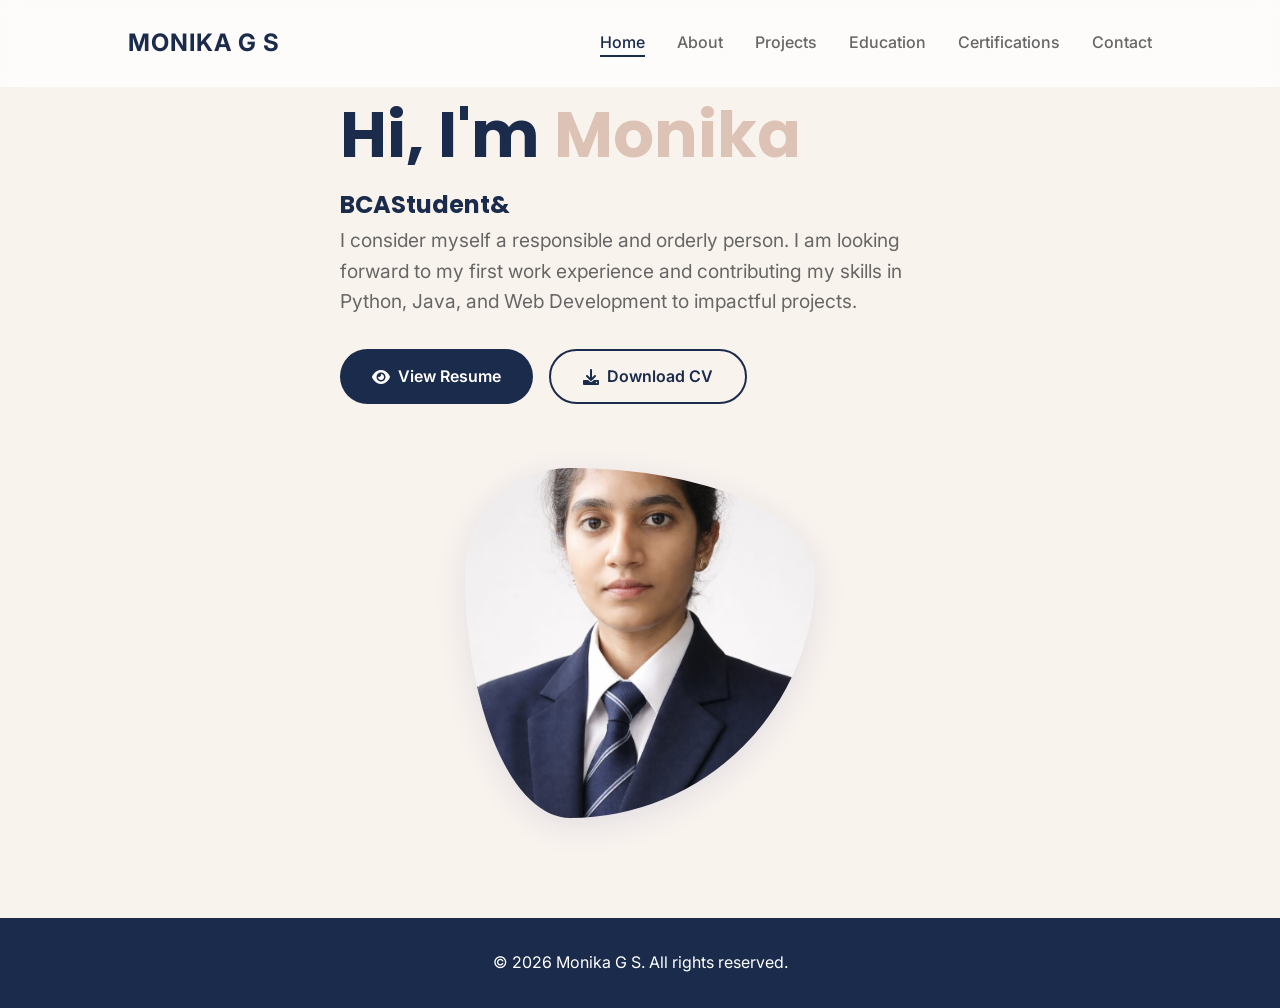
<file: index.html>
<!DOCTYPE html>
<html lang="en">
<head>
    <meta charset="UTF-8">
    <meta name="viewport" content="width=device-width, initial-scale=1.0">
    <title>Monika G S | Portfolio</title>
    <meta name="description" content="Professional portfolio of Monika G S, a BCA student and aspiring developer.">
    <link rel="stylesheet" href="css/style.css">
    <link rel="stylesheet" href="https://cdnjs.cloudflare.com/ajax/libs/font-awesome/6.0.0/css/all.min.css">
</head>
<body>
    <nav>
        <div class="logo">MONIKA G S</div>
        <ul class="nav-links">
            <li><a href="index.html" class="active">Home</a></li>
            <li><a href="about.html">About</a></li>
            <li><a href="projects.html">Projects</a></li>
            <li><a href="education.html">Education</a></li>
            <li><a href="certifications.html">Certifications</a></li>
            <li><a href="contact.html">Contact</a></li>
        </ul>
    </nav>

    <main class="container">
        <section class="hero">
            <div class="hero-content">
                <h1 class="reveal">Hi, I'm <span style="color: var(--primary-color)">Monika</span></h1>
                <h2 class="reveal" id="typewriter">BCA Student & Aspiring Developer</h2>
                <p class="reveal">I consider myself a responsible and orderly person. I am looking forward to my first work experience and contributing my skills in Python, Java, and Web Development to impactful projects.</p>
                <div class="btn-group reveal">
                    <a href="assets/moni.resume.jpeg" class="btn btn-primary" target="_blank">
                        <i class="fas fa-eye"></i> View Resume
                    </a>
                    <a href="assets/moni.resume.jpeg" download="Monika_GS_Resume.jpeg" class="btn btn-secondary">
                        <i class="fas fa-download"></i> Download CV
                    </a>
                </div>
            </div>
            <div class="hero-image reveal">
                <img src="assets/moni.image.jpeg" alt="Monika G S">
            </div>
        </section>
    </main>

    <footer>
        <p>&copy; 2026 Monika G S. All rights reserved.</p>
    </footer>

    <script src="js/main.js"></script>
</body>
</html>
</file>
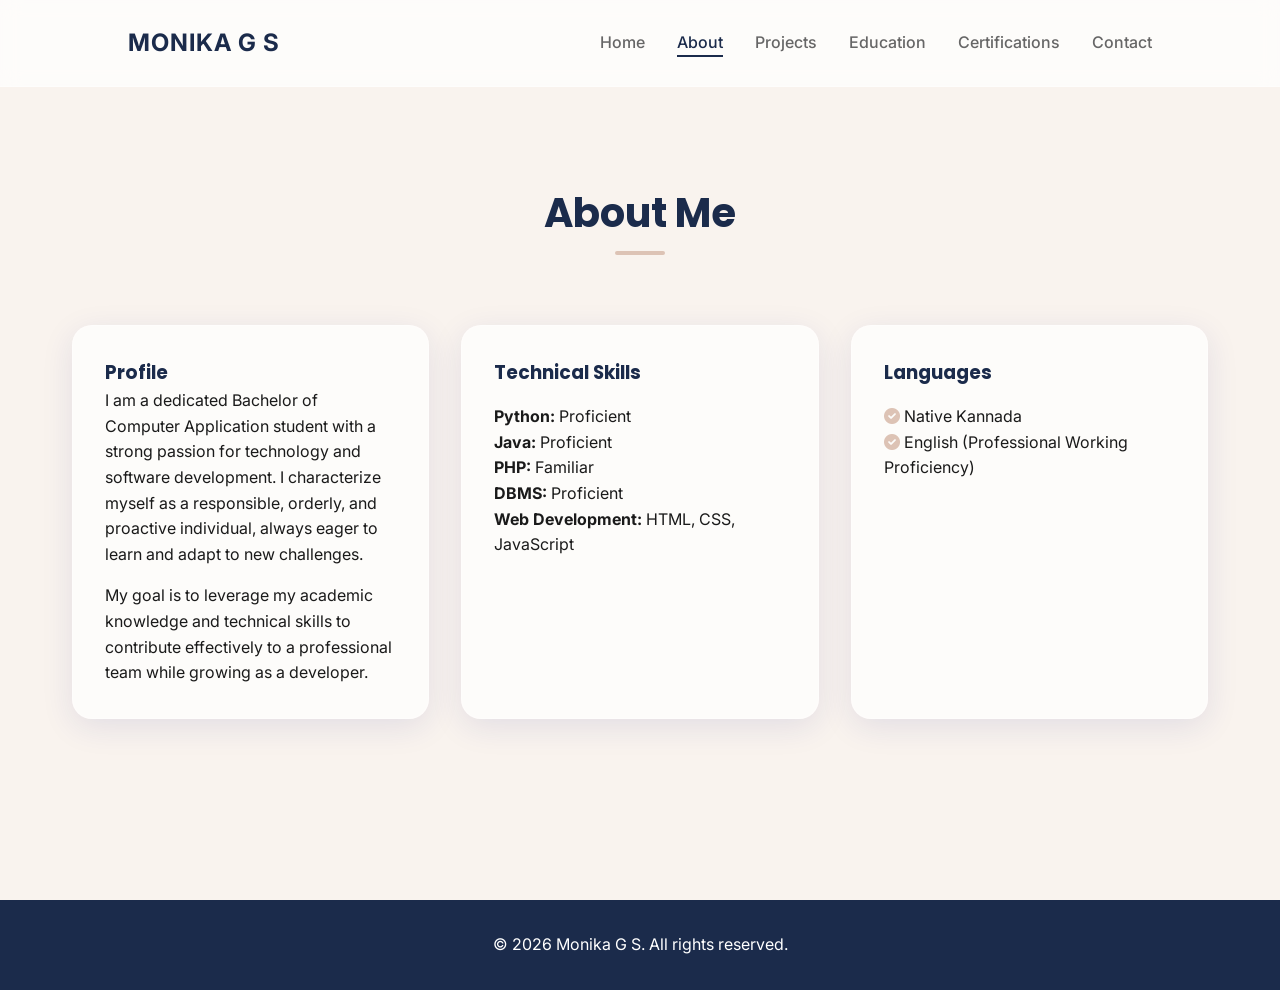
<file: about.html>
<!DOCTYPE html>
<html lang="en">
<head>
    <meta charset="UTF-8">
    <meta name="viewport" content="width=device-width, initial-scale=1.0">
    <title>About Me | Monika G S</title>
    <link rel="stylesheet" href="css/style.css">
    <link rel="stylesheet" href="https://cdnjs.cloudflare.com/ajax/libs/font-awesome/6.0.0/css/all.min.css">
</head>
<body>
    <nav>
        <div class="logo">MONIKA G S</div>
        <ul class="nav-links">
            <li><a href="index.html">Home</a></li>
            <li><a href="about.html" class="active">About</a></li>
            <li><a href="projects.html">Projects</a></li>
            <li><a href="education.html">Education</a></li>
            <li><a href="certifications.html">Certifications</a></li>
            <li><a href="contact.html">Contact</a></li>
        </ul>
    </nav>

    <main class="container">
        <section>
            <div class="page-header reveal">
                <h2>About Me</h2>
            </div>
            
            <div class="grid">
                <div class="card reveal">
                    <h3>Profile</h3>
                    <p>I am a dedicated Bachelor of Computer Application student with a strong passion for technology and software development. I characterize myself as a responsible, orderly, and proactive individual, always eager to learn and adapt to new challenges.</p>
                    <p style="margin-top: 1rem;">My goal is to leverage my academic knowledge and technical skills to contribute effectively to a professional team while growing as a developer.</p>
                </div>
                
                <div class="card reveal">
                    <h3>Technical Skills</h3>
                    <div class="skill-list" style="margin-top: 1rem;">
                        <p><strong>Python:</strong> Proficient</p>
                        <p><strong>Java:</strong> Proficient</p>
                        <p><strong>PHP:</strong> Familiar</p>
                        <p><strong>DBMS:</strong> Proficient</p>
                        <p><strong>Web Development:</strong> HTML, CSS, JavaScript</p>
                    </div>
                </div>

                <div class="card reveal">
                    <h3>Languages</h3>
                    <div style="margin-top: 1rem;">
                        <p><i class="fas fa-check-circle" style="color: var(--primary-color)"></i> Native Kannada</p>
                        <p><i class="fas fa-check-circle" style="color: var(--primary-color)"></i> English (Professional Working Proficiency)</p>
                    </div>
                </div>
            </div>
        </section>
    </main>

    <footer>
        <p>&copy; 2026 Monika G S. All rights reserved.</p>
    </footer>

    <script src="js/main.js"></script>
</body>
</html>
</file>
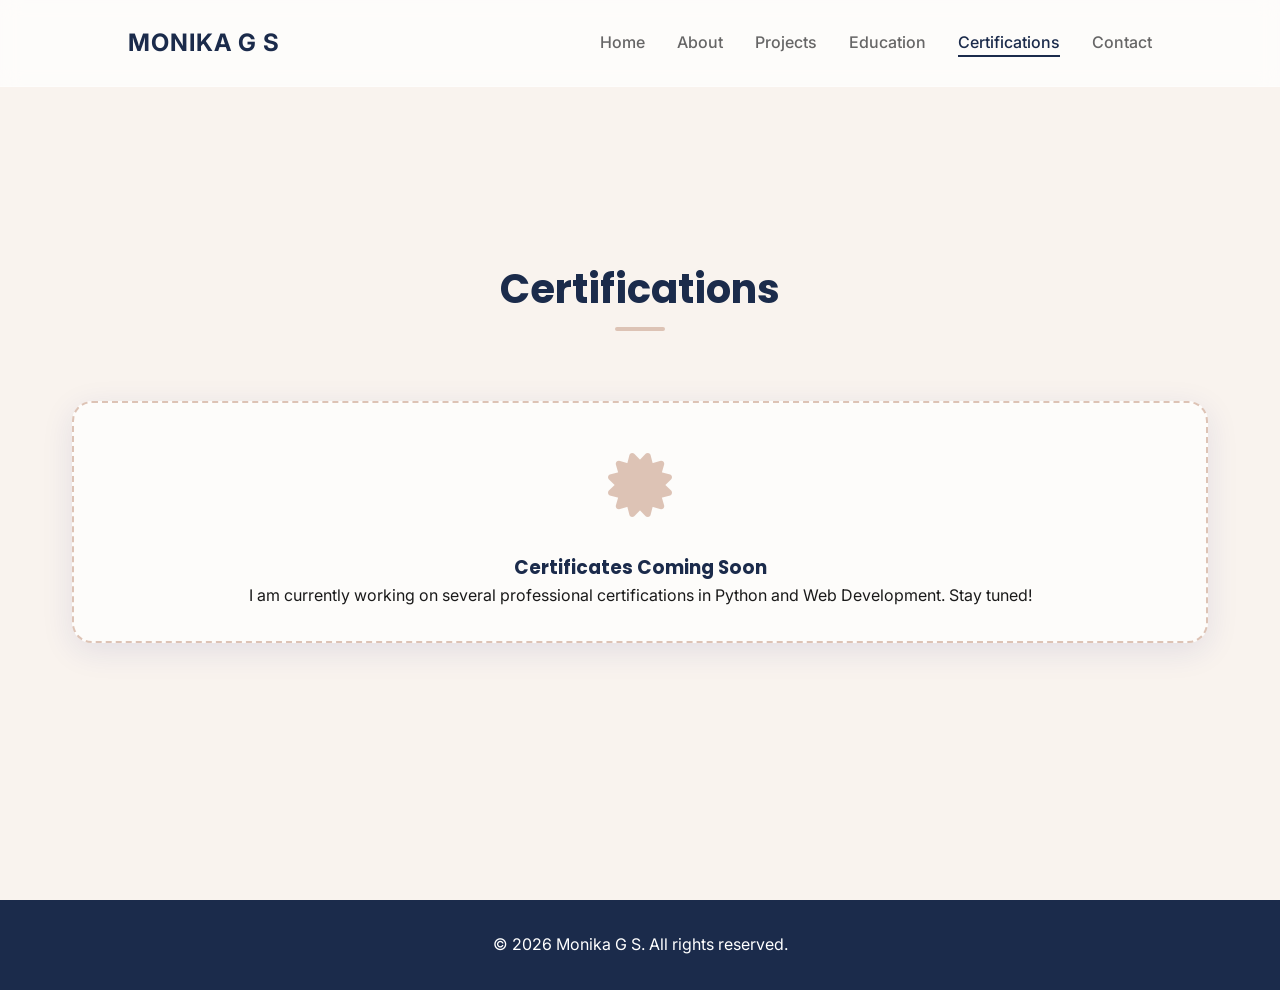
<file: certifications.html>
<!DOCTYPE html>
<html lang="en">
<head>
    <meta charset="UTF-8">
    <meta name="viewport" content="width=device-width, initial-scale=1.0">
    <title>Certifications | Monika G S</title>
    <link rel="stylesheet" href="css/style.css">
    <link rel="stylesheet" href="https://cdnjs.cloudflare.com/ajax/libs/font-awesome/6.0.0/css/all.min.css">
</head>
<body>
    <nav>
        <div class="logo">MONIKA G S</div>
        <ul class="nav-links">
            <li><a href="index.html">Home</a></li>
            <li><a href="about.html">About</a></li>
            <li><a href="projects.html">Projects</a></li>
            <li><a href="education.html">Education</a></li>
            <li><a href="certifications.html" class="active">Certifications</a></li>
            <li><a href="contact.html">Contact</a></li>
        </ul>
    </nav>

    <main class="container">
        <section>
            <div class="page-header reveal">
                <h2>Certifications</h2>
            </div>
            
            <div class="grid">
                <div class="card reveal" style="text-align: center; border: 2px dashed var(--primary-color);">
                    <div style="font-size: 4rem; color: var(--primary-color); margin-bottom: 1rem;">
                        <i class="fas fa-certificate"></i>
                    </div>
                    <h3>Certificates Coming Soon</h3>
                    <p>I am currently working on several professional certifications in Python and Web Development. Stay tuned!</p>
                </div>
            </div>
        </section>
    </main>

    <footer>
        <p>&copy; 2026 Monika G S. All rights reserved.</p>
    </footer>

    <script src="js/main.js"></script>
</body>
</html>
</file>
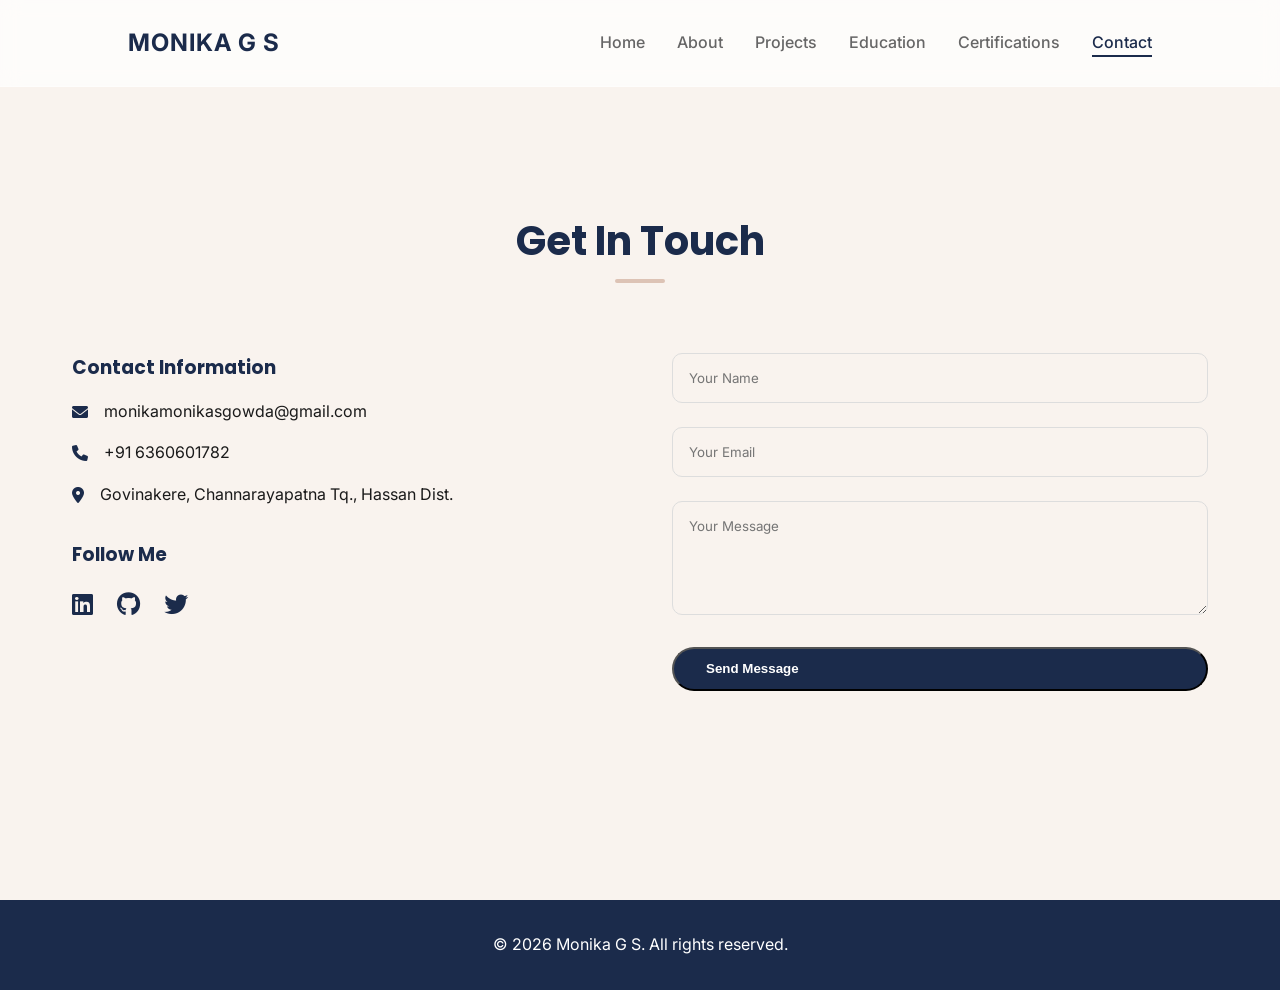
<file: contact.html>
<!DOCTYPE html>
<html lang="en">
<head>
    <meta charset="UTF-8">
    <meta name="viewport" content="width=device-width, initial-scale=1.0">
    <title>Contact | Monika G S</title>
    <link rel="stylesheet" href="css/style.css">
    <link rel="stylesheet" href="https://cdnjs.cloudflare.com/ajax/libs/font-awesome/6.0.0/css/all.min.css">
</head>
<body>
    <nav>
        <div class="logo">MONIKA G S</div>
        <ul class="nav-links">
            <li><a href="index.html">Home</a></li>
            <li><a href="about.html">About</a></li>
            <li><a href="projects.html">Projects</a></li>
            <li><a href="education.html">Education</a></li>
            <li><a href="certifications.html">Certifications</a></li>
            <li><a href="contact.html" class="active">Contact</a></li>
        </ul>
    </nav>

    <main class="container">
        <section>
            <div class="page-header reveal">
                <h2>Get In Touch</h2>
            </div>
            
            <div class="contact-container reveal">
                <div class="contact-info">
                    <h3>Contact Information</h3>
                    <p><i class="fas fa-envelope" style="color: var(--accent-color)"></i> monikamonikasgowda@gmail.com</p>
                    <p><i class="fas fa-phone" style="color: var(--accent-color)"></i> +91 6360601782</p>
                    <p><i class="fas fa-location-dot" style="color: var(--accent-color)"></i> Govinakere, Channarayapatna Tq., Hassan Dist.</p>
                    
                    <div style="margin-top: 2rem;">
                        <h3>Follow Me</h3>
                        <div style="display: flex; gap: 1.5rem; font-size: 1.5rem; margin-top: 1rem;">
                            <a href="#" style="color: var(--accent-color)"><i class="fab fa-linkedin"></i></a>
                            <a href="#" style="color: var(--accent-color)"><i class="fab fa-github"></i></a>
                            <a href="#" style="color: var(--accent-color)"><i class="fab fa-twitter"></i></a>
                        </div>
                    </div>
                </div>

                <form class="contact-form">
                    <div class="form-group">
                        <input type="text" placeholder="Your Name" required>
                    </div>
                    <div class="form-group">
                        <input type="email" placeholder="Your Email" required>
                    </div>
                    <div class="form-group">
                        <textarea rows="5" placeholder="Your Message" required></textarea>
                    </div>
                    <button type="submit" class="btn btn-primary">Send Message</button>
                </form>
            </div>
        </section>
    </main>

    <footer>
        <p>&copy; 2026 Monika G S. All rights reserved.</p>
    </footer>

    <script src="js/main.js"></script>
</body>
</html>
</file>
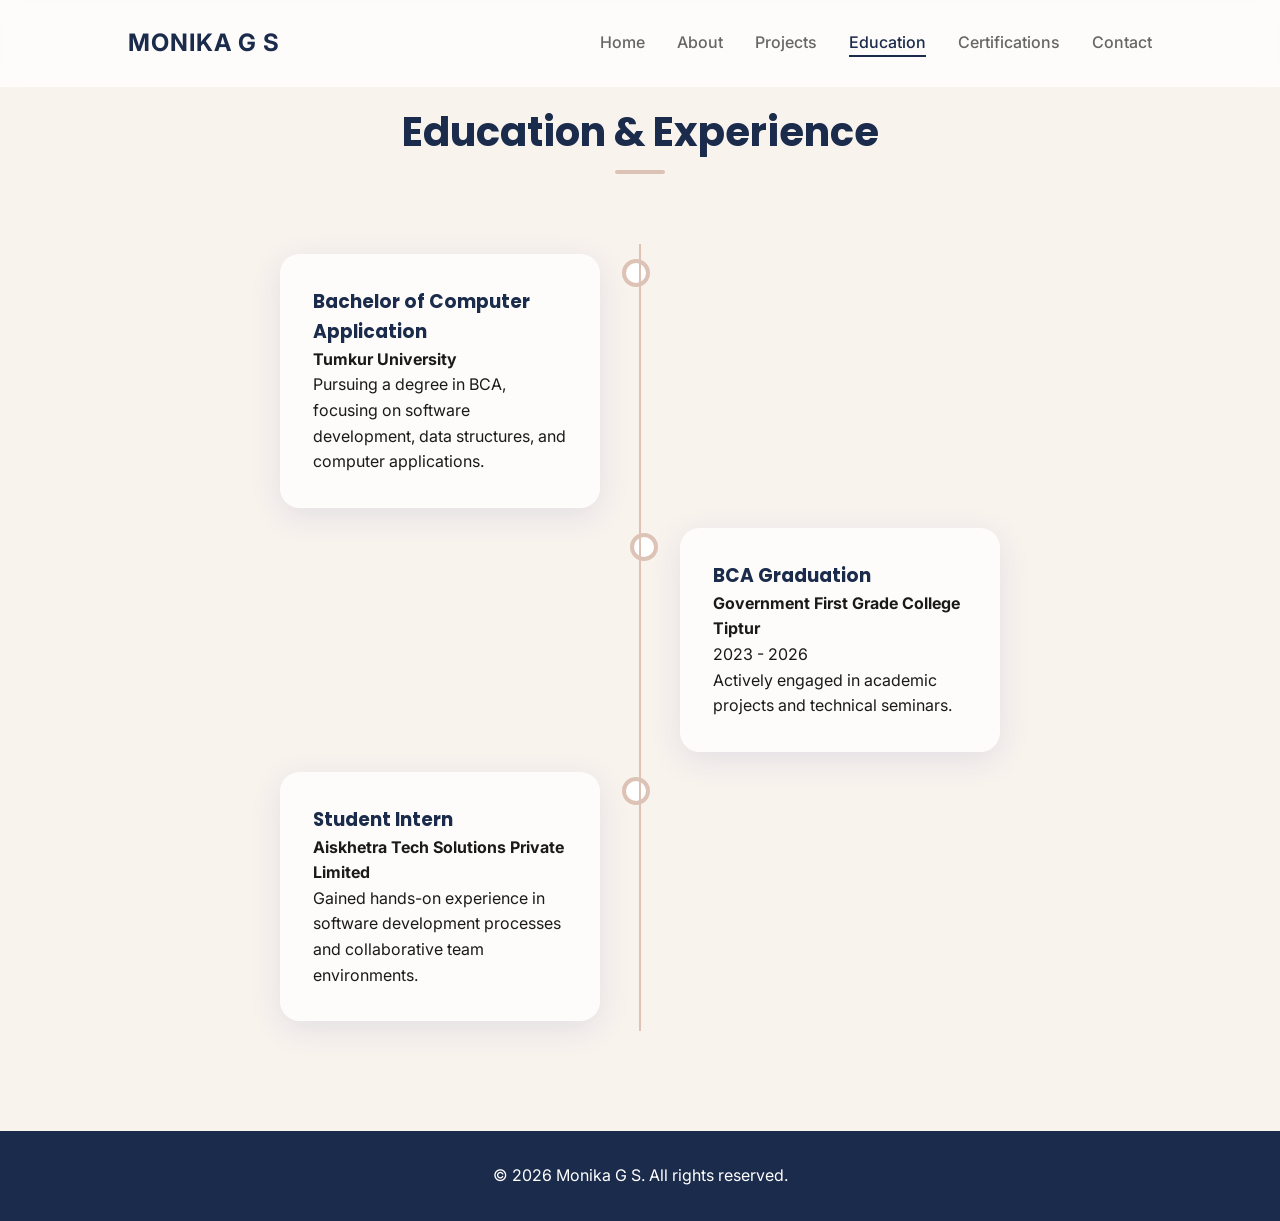
<file: education.html>
<!DOCTYPE html>
<html lang="en">
<head>
    <meta charset="UTF-8">
    <meta name="viewport" content="width=device-width, initial-scale=1.0">
    <title>Education | Monika G S</title>
    <link rel="stylesheet" href="css/style.css">
    <link rel="stylesheet" href="https://cdnjs.cloudflare.com/ajax/libs/font-awesome/6.0.0/css/all.min.css">
</head>
<body>
    <nav>
        <div class="logo">MONIKA G S</div>
        <ul class="nav-links">
            <li><a href="index.html">Home</a></li>
            <li><a href="about.html">About</a></li>
            <li><a href="projects.html">Projects</a></li>
            <li><a href="education.html" class="active">Education</a></li>
            <li><a href="certifications.html">Certifications</a></li>
            <li><a href="contact.html">Contact</a></li>
        </ul>
    </nav>

    <main class="container">
        <section>
            <div class="page-header reveal">
                <h2>Education & Experience</h2>
            </div>
            
            <div class="timeline">
                <div class="timeline-item left reveal">
                    <div class="card">
                        <h3>Bachelor of Computer Application</h3>
                        <p><strong>Tumkur University</strong></p>
                        <p>Pursuing a degree in BCA, focusing on software development, data structures, and computer applications.</p>
                    </div>
                </div>
                
                <div class="timeline-item right reveal">
                    <div class="card">
                        <h3>BCA Graduation</h3>
                        <p><strong>Government First Grade College Tiptur</strong></p>
                        <p>2023 - 2026</p>
                        <p>Actively engaged in academic projects and technical seminars.</p>
                    </div>
                </div>

                <div class="timeline-item left reveal">
                    <div class="card">
                        <h3>Student Intern</h3>
                        <p><strong>Aiskhetra Tech Solutions Private Limited</strong></p>
                        <p>Gained hands-on experience in software development processes and collaborative team environments.</p>
                    </div>
                </div>
            </div>
        </section>
    </main>

    <footer>
        <p>&copy; 2026 Monika G S. All rights reserved.</p>
    </footer>

    <script src="js/main.js"></script>
</body>
</html>
</file>
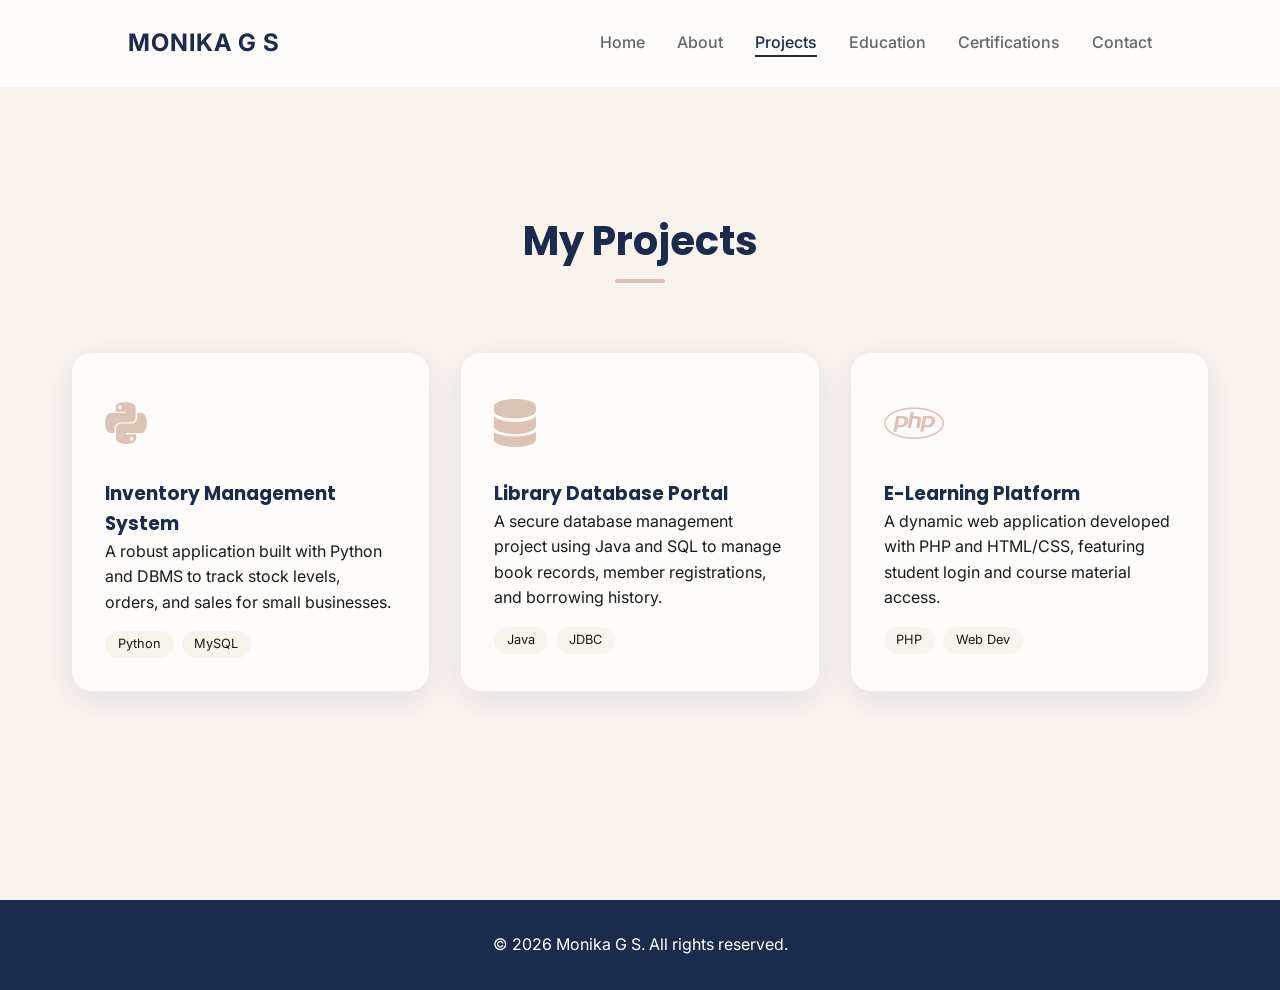
<file: projects.html>
<!DOCTYPE html>
<html lang="en">
<head>
    <meta charset="UTF-8">
    <meta name="viewport" content="width=device-width, initial-scale=1.0">
    <title>Projects | Monika G S</title>
    <link rel="stylesheet" href="css/style.css">
    <link rel="stylesheet" href="https://cdnjs.cloudflare.com/ajax/libs/font-awesome/6.0.0/css/all.min.css">
</head>
<body>
    <nav>
        <div class="logo">MONIKA G S</div>
        <ul class="nav-links">
            <li><a href="index.html">Home</a></li>
            <li><a href="about.html">About</a></li>
            <li><a href="projects.html" class="active">Projects</a></li>
            <li><a href="education.html">Education</a></li>
            <li><a href="certifications.html">Certifications</a></li>
            <li><a href="contact.html">Contact</a></li>
        </ul>
    </nav>

    <main class="container">
        <section>
            <div class="page-header reveal">
                <h2>My Projects</h2>
            </div>
            
            <div class="grid">
                <!-- Project 1 -->
                <div class="card reveal">
                    <div style="font-size: 3rem; color: var(--primary-color); margin-bottom: 1rem;">
                        <i class="fab fa-python"></i>
                    </div>
                    <h3>Inventory Management System</h3>
                    <p>A robust application built with Python and DBMS to track stock levels, orders, and sales for small businesses.</p>
                    <div style="margin-top: 1rem; display: flex; gap: 0.5rem; flex-wrap: wrap;">
                        <span style="background: var(--secondary-color); padding: 0.2rem 0.8rem; border-radius: 20px; font-size: 0.8rem;">Python</span>
                        <span style="background: var(--secondary-color); padding: 0.2rem 0.8rem; border-radius: 20px; font-size: 0.8rem;">MySQL</span>
                    </div>
                </div>

                <!-- Project 2 -->
                <div class="card reveal">
                    <div style="font-size: 3rem; color: var(--primary-color); margin-bottom: 1rem;">
                        <i class="fas fa-database"></i>
                    </div>
                    <h3>Library Database Portal</h3>
                    <p>A secure database management project using Java and SQL to manage book records, member registrations, and borrowing history.</p>
                    <div style="margin-top: 1rem; display: flex; gap: 0.5rem; flex-wrap: wrap;">
                        <span style="background: var(--secondary-color); padding: 0.2rem 0.8rem; border-radius: 20px; font-size: 0.8rem;">Java</span>
                        <span style="background: var(--secondary-color); padding: 0.2rem 0.8rem; border-radius: 20px; font-size: 0.8rem;">JDBC</span>
                    </div>
                </div>

                <!-- Project 3 -->
                <div class="card reveal">
                    <div style="font-size: 3rem; color: var(--primary-color); margin-bottom: 1rem;">
                        <i class="fab fa-php"></i>
                    </div>
                    <h3>E-Learning Platform</h3>
                    <p>A dynamic web application developed with PHP and HTML/CSS, featuring student login and course material access.</p>
                    <div style="margin-top: 1rem; display: flex; gap: 0.5rem; flex-wrap: wrap;">
                        <span style="background: var(--secondary-color); padding: 0.2rem 0.8rem; border-radius: 20px; font-size: 0.8rem;">PHP</span>
                        <span style="background: var(--secondary-color); padding: 0.2rem 0.8rem; border-radius: 20px; font-size: 0.8rem;">Web Dev</span>
                    </div>
                </div>
            </div>
        </section>
    </main>

    <footer>
        <p>&copy; 2026 Monika G S. All rights reserved.</p>
    </footer>

    <script src="js/main.js"></script>
</body>
</html>
</file>
<file: css/style.css>
@import url('https://fonts.googleapis.com/css2?family=Inter:wght@300;400;600;700&family=Poppins:wght@400;600;700&display=swap');

:root {
    --primary-color: #DDC3B5;
    --secondary-color: #F9F3EE;
    --accent-color: #1B2B4B;
    --text-color: #1A1A1A;
    --text-light: #666666;
    --bg-color: #FFFFFF;
    --glass-bg: rgba(255, 255, 255, 0.7);
    --glass-border: rgba(255, 255, 255, 0.3);
    --shadow: 0 8px 32px 0 rgba(31, 38, 135, 0.1);
    --transition: all 0.3s ease;
}

* {
    margin: 0;
    padding: 0;
    box-sizing: border-box;
}

body {
    font-family: 'Inter', sans-serif;
    background-color: var(--secondary-color);
    color: var(--text-color);
    line-height: 1.6;
    overflow-x: hidden;
}

h1, h2, h3 {
    font-family: 'Poppins', sans-serif;
    font-weight: 700;
    color: var(--accent-color);
}

a {
    text-decoration: none;
    color: inherit;
    transition: var(--transition);
}

ul {
    list-style: none;
}

/* Navigation */
nav {
    position: fixed;
    top: 0;
    width: 100%;
    padding: 1.5rem 10%;
    display: flex;
    justify-content: space-between;
    align-items: center;
    background: var(--glass-bg);
    backdrop-filter: blur(10px);
    -webkit-backdrop-filter: blur(10px);
    border-bottom: 1px solid var(--glass-border);
    z-index: 1000;
}

.logo {
    font-size: 1.5rem;
    font-weight: 700;
    color: var(--accent-color);
    letter-spacing: 1px;
}

.nav-links {
    display: flex;
    gap: 2rem;
}

.nav-links a {
    font-weight: 500;
    color: var(--text-light);
    position: relative;
}

.nav-links a::after {
    content: '';
    position: absolute;
    bottom: -5px;
    left: 0;
    width: 0;
    height: 2px;
    background: var(--accent-color);
    transition: var(--transition);
}

.nav-links a:hover::after,
.nav-links a.active::after {
    width: 100%;
}

.nav-links a:hover,
.nav-links a.active {
    color: var(--accent-color);
}

/* Layout Containers */
.container {
    max-width: 1200px;
    margin: 0 auto;
    padding: 0 2rem;
}

section {
    padding: 100px 0;
    min-height: 100vh;
    display: flex;
    flex-direction: column;
    justify-content: center;
}

/* Hero Section */
.hero {
    display: flex;
    align-items: center;
    justify-content: space-between;
    gap: 4rem;
}

.hero-content {
    flex: 1;
}

.hero-content h1 {
    font-size: 4rem;
    margin-bottom: 1rem;
    line-height: 1.1;
}

.hero-content p {
    font-size: 1.2rem;
    color: var(--text-light);
    margin-bottom: 2rem;
    max-width: 600px;
}

.hero-image {
    flex: 1;
    display: flex;
    justify-content: center;
    position: relative;
}

.hero-image img {
    width: 350px;
    height: 350px;
    object-fit: cover;
    border-radius: 30% 70% 70% 30% / 30% 30% 70% 70%;
    box-shadow: var(--shadow);
    animation: blob 8s infinite alternate;
}

@keyframes blob {
    0% { border-radius: 30% 70% 70% 30% / 30% 30% 70% 70%; }
    100% { border-radius: 50% 50% 20% 80% / 25% 80% 20% 75%; }
}

/* Buttons */
.btn-group {
    display: flex;
    gap: 1rem;
}

.btn {
    padding: 0.8rem 2rem;
    border-radius: 50px;
    font-weight: 600;
    cursor: pointer;
    transition: var(--transition);
    display: inline-flex;
    align-items: center;
    gap: 0.5rem;
}

.btn-primary {
    background: var(--accent-color);
    color: white;
}

.btn-primary:hover {
    background: #2a3d66;
    transform: translateY(-3px);
    box-shadow: 0 10px 20px rgba(27, 43, 75, 0.2);
}

.btn-secondary {
    border: 2px solid var(--accent-color);
    color: var(--accent-color);
}

.btn-secondary:hover {
    background: var(--accent-color);
    color: white;
    transform: translateY(-3px);
}

/* Page Header */
.page-header {
    text-align: center;
    margin-bottom: 4rem;
}

.page-header h2 {
    font-size: 2.5rem;
    position: relative;
    display: inline-block;
    margin-bottom: 1rem;
}

.page-header h2::after {
    content: '';
    position: absolute;
    bottom: -10px;
    left: 50%;
    transform: translateX(-50%);
    width: 50px;
    height: 4px;
    background: var(--primary-color);
    border-radius: 2px;
}

/* Grid Layouts */
.grid {
    display: grid;
    grid-template-columns: repeat(auto-fit, minmax(300px, 1fr));
    gap: 2rem;
}

/* Cards */
.card {
    background: var(--glass-bg);
    padding: 2rem;
    border-radius: 20px;
    border: 1px solid var(--glass-border);
    box-shadow: var(--shadow);
    transition: var(--transition);
}

.card:hover {
    transform: translateY(-10px);
}

/* Timeline (Education/Experience) */
.timeline {
    position: relative;
    max-width: 800px;
    margin: 0 auto;
}

.timeline::after {
    content: '';
    position: absolute;
    width: 2px;
    background: var(--primary-color);
    top: 0;
    bottom: 0;
    left: 50%;
    margin-left: -1px;
}

.timeline-item {
    padding: 10px 40px;
    position: relative;
    width: 50%;
}

.timeline-item::after {
    content: '';
    position: absolute;
    width: 20px;
    height: 20px;
    right: -10px;
    background: var(--bg-color);
    border: 4px solid var(--primary-color);
    top: 15px;
    border-radius: 50%;
    z-index: 1;
}

.left { left: 0; }
.right { left: 50%; }

.right::after { left: -10px; }

/* Contact Form */
.contact-container {
    display: grid;
    grid-template-columns: 1fr 1fr;
    gap: 4rem;
}

.contact-info h3 {
    margin-bottom: 1rem;
}

.contact-info p {
    margin-bottom: 1rem;
    display: flex;
    align-items: center;
    gap: 1rem;
}

.contact-form {
    display: flex;
    flex-direction: column;
    gap: 1.5rem;
}

.form-group input, .form-group textarea {
    width: 100%;
    padding: 1rem;
    border-radius: 10px;
    border: 1px solid #ddd;
    background: var(--secondary-color);
    font-family: inherit;
}

/* Footer */
footer {
    padding: 2rem 0;
    text-align: center;
    background: var(--accent-color);
    color: white;
}

/* Animations */
.reveal {
    opacity: 0;
    transform: translateY(30px);
    transition: all 0.8s ease-out;
}

.reveal.active {
    opacity: 1;
    transform: translateY(0);
}

/* Responsive */
@media (max-width: 968px) {
    .hero {
        flex-direction: column-reverse;
        text-align: center;
    }
    .hero-content h1 { font-size: 3rem; }
    .contact-container { grid-template-columns: 1fr; }
    .timeline::after { left: 31px; }
    .timeline-item { width: 100%; padding-left: 70px; padding-right: 25px; }
    .timeline-item::after { left: 21px; }
    .right { left: 0; }
}
</file>
